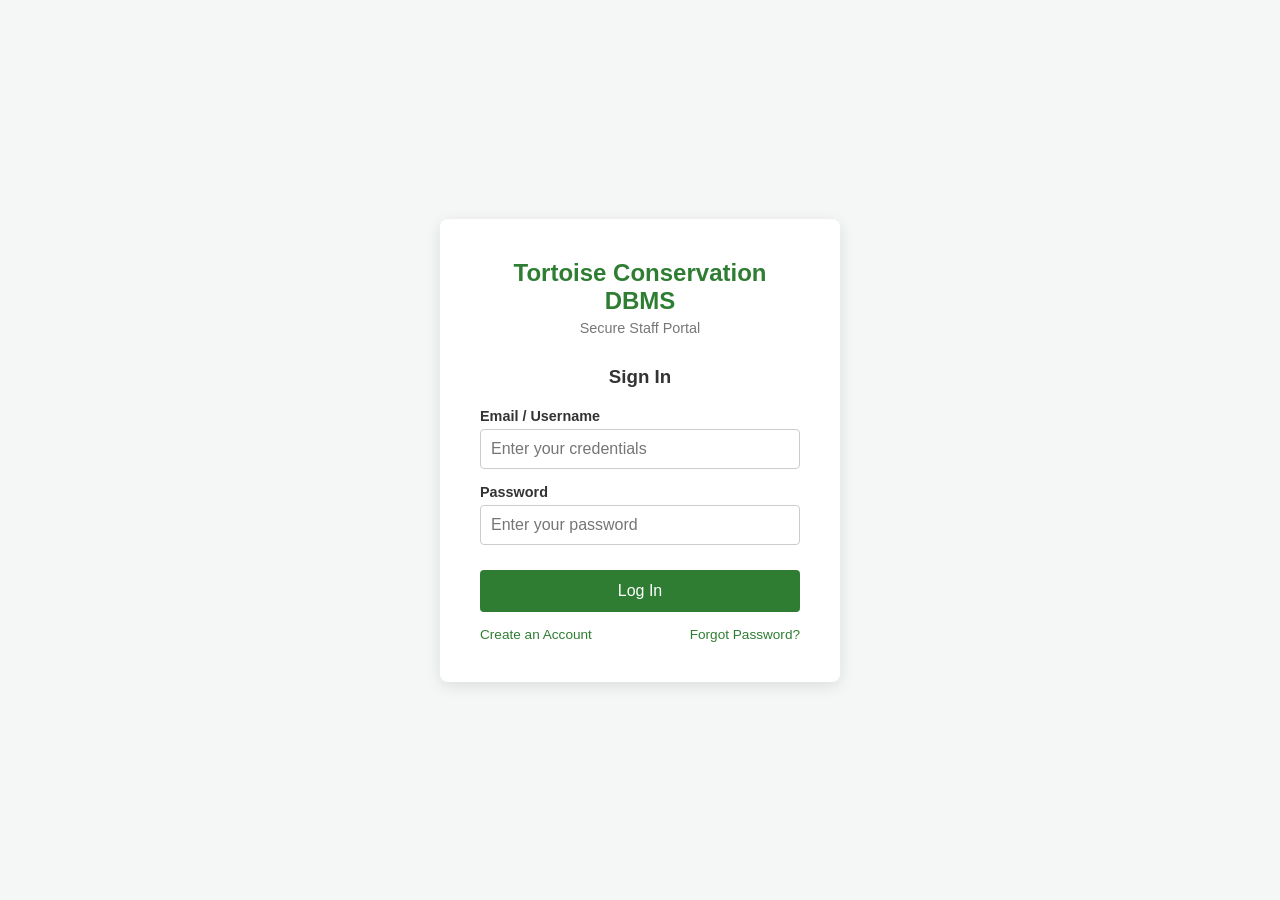
<file: tortoise-dbms/index.html>
<!DOCTYPE html>
<html lang="en">
<head>
    <meta charset="UTF-8">
    <meta name="viewport" content="width=device-width, initial-scale=1.0">
    <title>Tortoise Conservation System - Authentication</title>
    <link rel="stylesheet" href="css/global.css">
    <link rel="stylesheet" href="css/auth.css">
</head>
<body>
    <main class="auth-container">
        <div class="auth-card">
            <div class="brand-header">
                <h2>Tortoise Conservation DBMS</h2>
                <p>Secure Staff Portal</p>
            </div>

            <form id="loginForm" class="auth-form active">
                <h3>Sign In</h3>
                <div class="input-group">
                    <label for="loginEmail">Email / Username</label>
                    <input type="text" id="loginEmail" required placeholder="Enter your credentials">
                </div>
                <div class="input-group">
                    <label for="loginPassword">Password</label>
                    <input type="password" id="loginPassword" required placeholder="Enter your password">
                </div>
                <button type="submit" class="btn-primary">Log In</button>
                <div class="form-links">
                    <a href="#" id="linkSignup">Create an Account</a>
                    <a href="#" id="linkForgot">Forgot Password?</a>
                </div>
            </form>

            <form id="signupForm" class="auth-form hidden">
                <h3>Create Account</h3>
                <div class="input-group">
                    <label for="signupName">Full Name</label>
                    <input type="text" id="signupName" required placeholder="John Doe">
                </div>
                <div class="input-group">
                    <label for="signupEmail">Email</label>
                    <input type="email" id="signupEmail" required placeholder="staff@conservation.org">
                </div>
                <div class="input-group">
                    <label for="signupRole">Requested Role</label>
                    <select id="signupRole" required>
                        <option value="" disabled selected>Select a role...</option>
                        <option value="committee">Collecting Committee</option>
                        <option value="caretaker">Caretaker</option>
                        <option value="breeding">Breeding Officer</option>
                        <option value="staff">General Staff</option>
                        <option value="vet">Veterinarian</option>
                        <option value="supervisor">Supervisor</option>
                    </select>
                </div>
                <div class="input-group">
                    <label for="signupPassword">Password</label>
                    <input type="password" id="signupPassword" required>
                </div>
                <button type="submit" class="btn-primary">Sign Up</button>
                <div class="form-links">
                    <a href="#" id="linkLoginFromSignup">Back to Login</a>
                </div>
            </form>

            <form id="forgotForm" class="auth-form hidden">
                <h3>Reset Password</h3>
                <p class="helper-text">Enter your email to receive reset instructions.</p>
                <div class="input-group">
                    <label for="resetEmail">Email</label>
                    <input type="email" id="resetEmail" required placeholder="Enter your email">
                </div>
                <button type="submit" class="btn-primary">Send Reset Link</button>
                <div class="form-links">
                    <a href="#" id="linkLoginFromForgot">Back to Login</a>
                </div>
            </form>

        </div>
    </main>
    <script src="js/auth.js"></script>
</body>
</html>
</file>
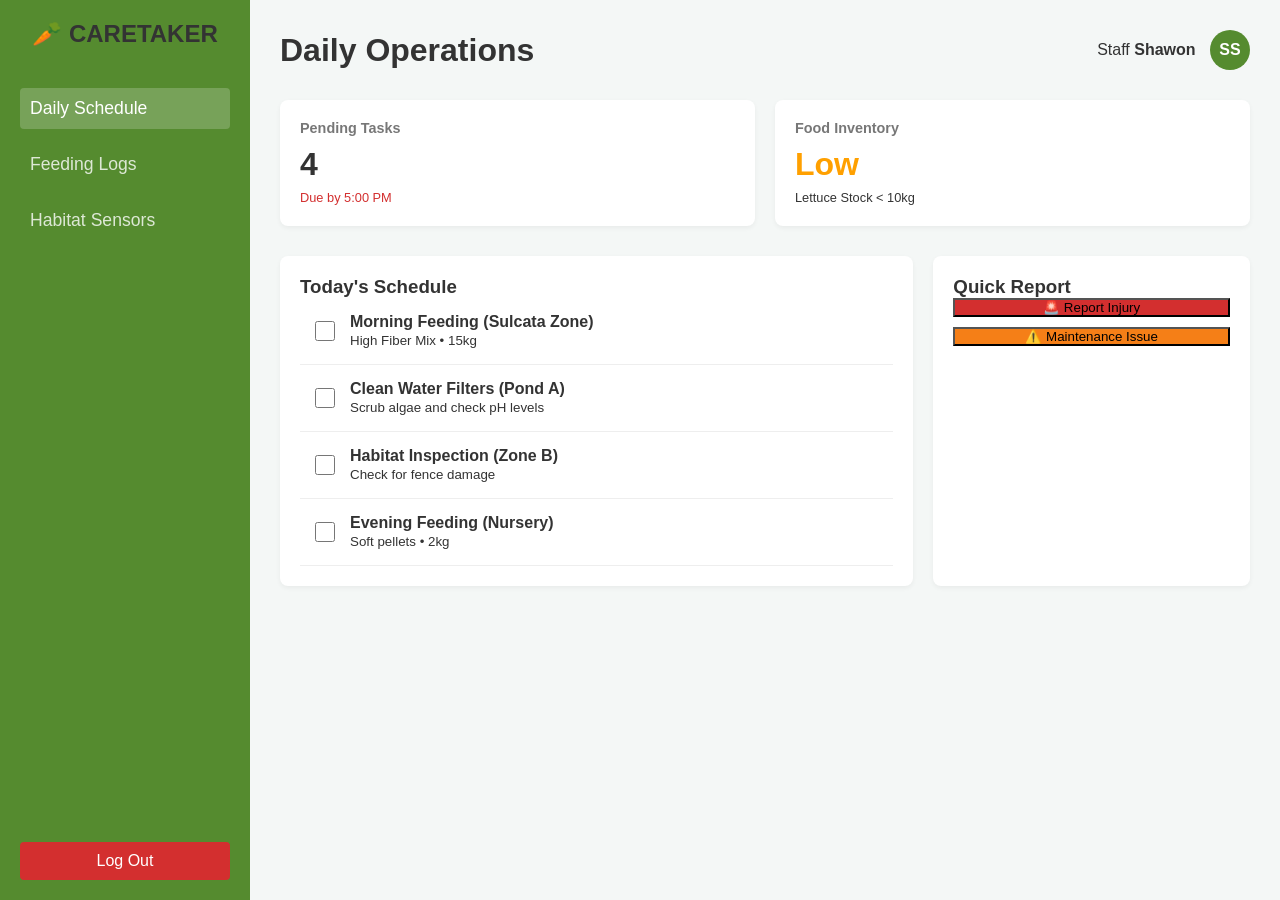
<file: tortoise-dbms/dashboards/caretaker.html>
<!DOCTYPE html>
<html lang="en">
<head>
    <meta charset="UTF-8">
    <meta name="viewport" content="width=device-width, initial-scale=1.0">
    <title>Caretaker Operations - DBMS</title>
    <link rel="stylesheet" href="../css/global.css">
    <link rel="stylesheet" href="../css/dashboard.css">
    <style>
        /* Simple inline styles for the checklist */
        .task-checkbox {
            width: 20px;
            height: 20px;
            cursor: pointer;
            accent-color: var(--primary-green);
        }
        .task-row {
            display: flex;
            align-items: center;
            gap: 15px;
            padding: 15px;
            border-bottom: 1px solid #eee;
            transition: background 0.2s;
        }
        .task-row:hover { background-color: #f9f9f9; }
        .task-row.done { 
            text-decoration: line-through; 
            color: #888;
            background-color: #f0f0f0;
        }
    </style>
</head>
<body>
    <div class="dashboard-container">
        <nav class="sidebar" style="background-color: #558b2f;">
            <div class="logo">
                <h2>🥕 CARETAKER</h2>
            </div>
            <ul class="nav-links">
                <li class="active"><a href="#">Daily Schedule</a></li>
                <li><a href="#">Feeding Logs</a></li>
                <li><a href="#">Habitat Sensors</a></li>
            </ul>
            <div class="logout-section">
                <a href="../index.html" class="logout-btn">Log Out</a>
            </div>
        </nav>

        <main class="main-content">
            <header class="top-bar">
                <h1>Daily Operations</h1>
                <div class="user-info">
                    <span>Staff <strong>Shawon</strong></span>
                    <div class="user-avatar" style="background-color: #558b2f;">SS</div>
                </div>
            </header>

            <section class="stats-grid">
                <div class="card stat-card">
                    <h3>Pending Tasks</h3>
                    <p class="number" id="pendingCount">4</p>
                    <span class="trend down">Due by 5:00 PM</span>
                </div>
                <div class="card stat-card warning">
                    <h3>Food Inventory</h3>
                    <p class="number">Low</p>
                    <span class="trend neutral">Lettuce Stock < 10kg</span>
                </div>
            </section>

            <section class="dashboard-split">
                <div class="card" style="flex: 2;">
                    <h3>Today's Schedule</h3>
                    <div id="taskList">
                        <div class="task-row">
                            <input type="checkbox" class="task-checkbox">
                            <div><strong>Morning Feeding (Sulcata Zone)</strong><br><small>High Fiber Mix • 15kg</small></div>
                        </div>
                        <div class="task-row">
                            <input type="checkbox" class="task-checkbox">
                            <div><strong>Clean Water Filters (Pond A)</strong><br><small>Scrub algae and check pH levels</small></div>
                        </div>
                        <div class="task-row">
                            <input type="checkbox" class="task-checkbox">
                            <div><strong>Habitat Inspection (Zone B)</strong><br><small>Check for fence damage</small></div>
                        </div>
                        <div class="task-row">
                            <input type="checkbox" class="task-checkbox">
                            <div><strong>Evening Feeding (Nursery)</strong><br><small>Soft pellets • 2kg</small></div>
                        </div>
                    </div>
                </div>

                <div class="card" style="flex: 1;">
                    <h3>Quick Report</h3>
                    <button class="btn-primary" style="background:#d32f2f; width:100%; margin-bottom:10px;" onclick="alert('Form opened: Please detail the injury and attach a photo for the Vet.')">🚨 Report Injury</button>
                    <button class="btn-primary" style="background:#f57f17; width:100%;">⚠️ Maintenance Issue</button>
                </div>
            </section>
        </main>
    </div>

    <script src="../js/caretaker.js"></script>
</body>
</html>
</file>
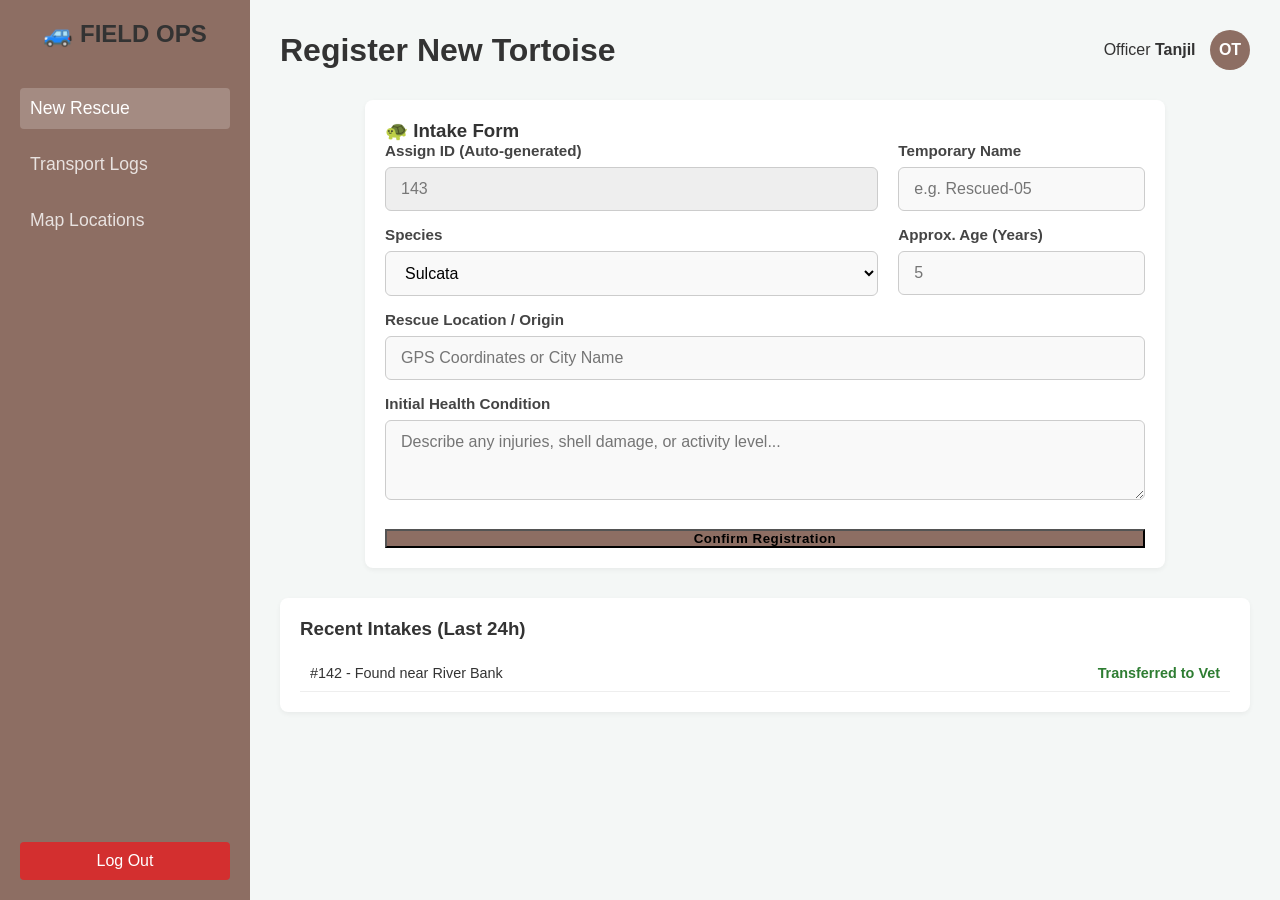
<file: tortoise-dbms/dashboards/committee.html>
<!DOCTYPE html>
<html lang="en">
<head>
    <meta charset="UTF-8">
    <meta name="viewport" content="width=device-width, initial-scale=1.0">
    <title>Collecting Committee - DBMS</title>
    <link rel="stylesheet" href="../css/global.css">
    <link rel="stylesheet" href="../css/dashboard.css">
    <link rel="stylesheet" href="../css/committee.css">
</head>
<body>
    <div class="dashboard-container">
        <nav class="sidebar" style="background-color: #8d6e63;">
            <div class="logo">
                <h2>🚙 FIELD OPS</h2>
            </div>
            <ul class="nav-links">
                <li class="active"><a href="#">New Rescue</a></li>
                <li><a href="#">Transport Logs</a></li>
                <li><a href="#">Map Locations</a></li>
            </ul>
            <div class="logout-section">
                <a href="../index.html" class="logout-btn">Log Out</a>
            </div>
        </nav>

        <main class="main-content">
            <header class="top-bar">
                <h1>Register New Tortoise</h1>
                <div class="user-info">
                    <span>Officer <strong>Tanjil</strong></span>
                    <div class="user-avatar" style="background-color: #8d6e63;">OT</div>
                </div>
            </header>

            <section class="card" style="max-width: 800px; margin: 0 auto;">
                <h3>🐢 Intake Form</h3>
                <form id="intakeForm">
                    
                    <div class="dashboard-split">
                        <div class="input-group">
                            <label>Assign ID (Auto-generated)</label>
                            <input type="text" value="143" disabled style="background:#eee;">
                        </div>
                        <div class="input-group">
                            <label>Temporary Name</label>
                            <input type="text" placeholder="e.g. Rescued-05" required>
                        </div>
                    </div>

                    <div class="dashboard-split">
                        <div class="input-group">
                            <label>Species</label>
                            <select required>
                                <option>Sulcata</option>
                                <option>Galapagos Giant</option>
                                <option>Leopard Tortoise</option>
                                <option>Other</option>
                            </select>
                        </div>
                        <div class="input-group">
                            <label>Approx. Age (Years)</label>
                            <input type="number" placeholder="5">
                        </div>
                    </div>

                    <div class="input-group">
                        <label>Rescue Location / Origin</label>
                        <input type="text" placeholder="GPS Coordinates or City Name" required>
                    </div>

                    <div class="input-group">
                        <label>Initial Health Condition</label>
                        <textarea rows="3" placeholder="Describe any injuries, shell damage, or activity level..."></textarea>
                    </div>

                    <button type="submit" class="btn-primary" style="width: 100%;">Confirm Registration</button>
                </form>
            </section>

            <section class="card table-container" style="margin-top: 30px;">
                <h3>Recent Intakes (Last 24h)</h3>
                <ul class="task-list" id="recentLogList">
                    <li class="task-item completed">
                        <span>#142 - Found near River Bank</span>
                        <span class="status">Transferred to Vet</span>
                    </li>
                </ul>
            </section>
        </main>
    </div>

    <script src="../js/committee.js"></script>
</body>
</html>
</file>
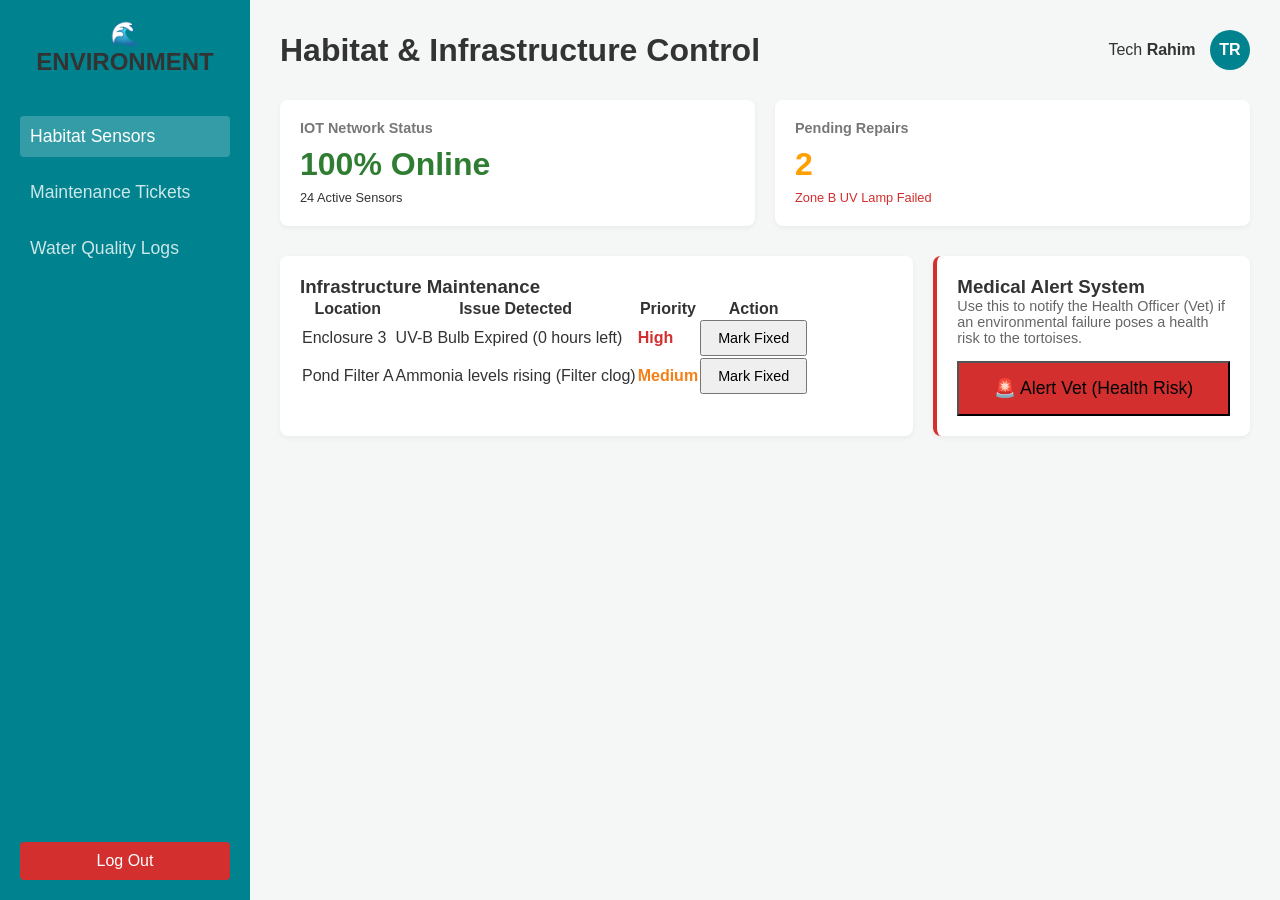
<file: tortoise-dbms/dashboards/environmental.html>
<!DOCTYPE html>
<html lang="en">
<head>
    <meta charset="UTF-8">
    <meta name="viewport" content="width=device-width, initial-scale=1.0">
    <title>Environmental Control - DBMS</title>
    <link rel="stylesheet" href="../css/global.css">
    <link rel="stylesheet" href="../css/dashboard.css">
</head>
<body>
    <div class="dashboard-container">
        <nav class="sidebar" style="background-color: #00838f;">
            <div class="logo">
                <h2>🌊 ENVIRONMENT</h2>
            </div>
            <ul class="nav-links">
                <li class="active"><a href="#">Habitat Sensors</a></li>
                <li><a href="#">Maintenance Tickets</a></li>
                <li><a href="#">Water Quality Logs</a></li>
            </ul>
            <div class="logout-section">
                <a href="../index.html" class="logout-btn">Log Out</a>
            </div>
        </nav>

        <main class="main-content">
            <header class="top-bar">
                <h1>Habitat & Infrastructure Control</h1>
                <div class="user-info">
                    <span>Tech <strong>Rahim</strong></span>
                    <div class="user-avatar" style="background-color: #00838f;">TR</div>
                </div>
            </header>

            <section class="stats-grid">
                <div class="card stat-card">
                    <h3>IOT Network Status</h3>
                    <p class="number" style="color: #2e7d32;">100% Online</p>
                    <span class="trend neutral">24 Active Sensors</span>
                </div>
                <div class="card stat-card warning">
                    <h3>Pending Repairs</h3>
                    <p class="number">2</p>
                    <span class="trend down">Zone B UV Lamp Failed</span>
                </div>
            </section>

            <section class="dashboard-split">
                <div class="card" style="flex: 2;">
                    <h3>Infrastructure Maintenance</h3>
                    <table class="data-table">
                        <thead>
                            <tr>
                                <th>Location</th>
                                <th>Issue Detected</th>
                                <th>Priority</th>
                                <th>Action</th>
                            </tr>
                        </thead>
                        <tbody>
                            <tr>
                                <td>Enclosure 3</td>
                                <td>UV-B Bulb Expired (0 hours left)</td>
                                <td style="color:#d32f2f; font-weight:bold;">High</td>
                                <td><button class="btn-primary small" onclick="alert('Ticket marked as resolved. UV Bulb replaced.')">Mark Fixed</button></td>
                            </tr>
                            <tr>
                                <td>Pond Filter A</td>
                                <td>Ammonia levels rising (Filter clog)</td>
                                <td style="color:#f57f17; font-weight:bold;">Medium</td>
                                <td><button class="btn-primary small" onclick="alert('Ticket marked as resolved. Filter cleaned.')">Mark Fixed</button></td>
                            </tr>
                        </tbody>
                    </table>
                </div>

                <div class="card" style="flex: 1; border-left: 4px solid #d32f2f;">
                    <h3>Medical Alert System</h3>
                    <p style="font-size: 0.9rem; color: #666; margin-bottom: 15px;">
                        Use this to notify the Health Officer (Vet) if an environmental failure poses a health risk to the tortoises.
                    </p>
                    <button class="btn-primary" style="background:#d32f2f; width:100%; padding: 15px; font-size: 1.1rem;" onclick="alert('CRITICAL ALERT SENT TO VET: Environmental hazard reported in Enclosure 3. Please monitor animals for signs of illness.')">
                        🚨 Alert Vet (Health Risk)
                    </button>
                </div>
            </section>
        </main>
    </div>
</body>
</html>
</file>
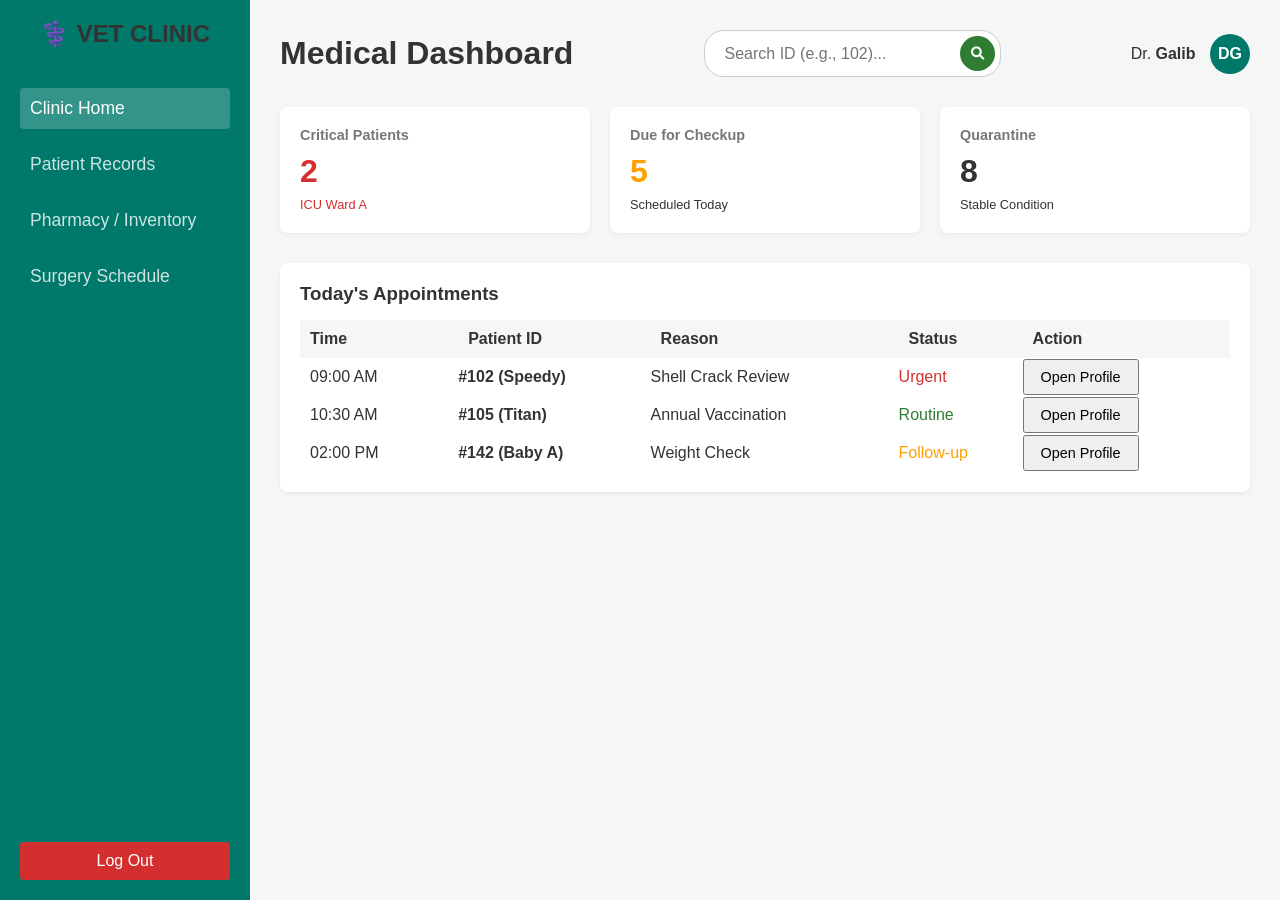
<file: tortoise-dbms/dashboards/vet.html>
<!DOCTYPE html>
<html lang="en">
<head>
    <meta charset="UTF-8">
    <meta name="viewport" content="width=device-width, initial-scale=1.0">
    <title>Veterinary Clinic - DBMS</title>
    <link rel="stylesheet" href="../css/global.css">
    <link rel="stylesheet" href="../css/dashboard.css">
    <link rel="stylesheet" href="https://cdnjs.cloudflare.com/ajax/libs/font-awesome/6.0.0/css/all.min.css">
</head>
<body>
    <div class="dashboard-container">
        <nav class="sidebar" style="background-color: #00796b;"> <div class="logo">
                <h2>⚕️ VET CLINIC</h2>
            </div>
            <ul class="nav-links">
                <li class="active"><a href="#">Clinic Home</a></li>
                <li><a href="#">Patient Records</a></li>
                <li><a href="#">Pharmacy / Inventory</a></li>
                <li><a href="#">Surgery Schedule</a></li>
            </ul>
            <div class="logout-section">
                <a href="../index.html" class="logout-btn">Log Out</a>
            </div>
        </nav>

        <main class="main-content">
            <header class="top-bar">
                <h1>Medical Dashboard</h1>
                
                <div class="search-container">
                    <input type="text" id="patientSearch" placeholder="Search ID (e.g., 102)...">
                    <button id="searchBtn"><i class="fas fa-search"></i></button>
                </div>

                <div class="user-info">
                    <span>Dr. <strong>Galib</strong></span>
                    <div class="user-avatar" style="background-color: #00796b;">DG</div>
                </div>
            </header>

            <section class="stats-grid">
                <div class="card stat-card alert">
                    <h3>Critical Patients</h3>
                    <p class="number">2</p>
                    <span class="trend down">ICU Ward A</span>
                </div>
                <div class="card stat-card warning">
                    <h3>Due for Checkup</h3>
                    <p class="number">5</p>
                    <span class="trend neutral">Scheduled Today</span>
                </div>
                <div class="card stat-card">
                    <h3>Quarantine</h3>
                    <p class="number">8</p>
                    <span class="trend neutral">Stable Condition</span>
                </div>
            </section>

            <section class="card table-container">
                <h3>Today's Appointments</h3>
                <table class="data-table" style="width:100%; border-collapse:collapse; margin-top:15px;">
                    <thead>
                        <tr style="background:#f4f7f6; text-align:left;">
                            <th style="padding:10px;">Time</th>
                            <th style="padding:10px;">Patient ID</th>
                            <th style="padding:10px;">Reason</th>
                            <th style="padding:10px;">Status</th>
                            <th style="padding:10px;">Action</th>
                        </tr>
                    </thead>
                    <tbody>
                        <tr>
                            <td style="padding:10px;">09:00 AM</td>
                            <td style="font-weight:bold;">#102 (Speedy)</td>
                            <td>Shell Crack Review</td>
                            <td style="color:#d32f2f;">Urgent</td>
                            <td><button class="btn-primary small" onclick="viewPatient('102')">Open Profile</button></td>
                        </tr>
                        <tr>
                            <td style="padding:10px;">10:30 AM</td>
                            <td style="font-weight:bold;">#105 (Titan)</td>
                            <td>Annual Vaccination</td>
                            <td style="color:#2e7d32;">Routine</td>
                            <td><button class="btn-primary small" onclick="viewPatient('105')">Open Profile</button></td>
                        </tr>
                        <tr>
                            <td style="padding:10px;">02:00 PM</td>
                            <td style="font-weight:bold;">#142 (Baby A)</td>
                            <td>Weight Check</td>
                            <td style="color:#ffa000;">Follow-up</td>
                            <td><button class="btn-primary small" onclick="viewPatient('142')">Open Profile</button></td>
                        </tr>
                    </tbody>
                </table>
            </section>
        </main>
    </div>

    <script src="../js/vet.js"></script>
</body>
</html>
</file>
<file: tortoise-dbms/css/global.css>
:root {
    --primary-green: #2e7d32;
    --hover-green: #1b5e20;
    --background-color: #f4f7f6;
    --text-dark: #333333;
    --text-light: #777777;
    --white: #ffffff;
    --border-radius: 8px;
}
/* global.css */
* {
    margin: 0;
    padding: 0;
    box-sizing: border-box;
    font-family: 'Segoe UI', Tahoma, Geneva, Verdana, sans-serif;
}

body {
    background-color: #f4f7f6; /* A soft, natural background color */
    color: #333;
}

/* Ensure buttons look clickable */
button {
    cursor: pointer;
    transition: transform 0.1s, opacity 0.2s;
}
button:active {
    transform: scale(0.98);
}
</file>
<file: tortoise-dbms/css/auth.css>
.auth-container {
    display: flex;
    justify-content: center;
    align-items: center;
    height: 100vh;
}

.auth-card {
    background: var(--white);
    padding: 40px;
    border-radius: var(--border-radius);
    box-shadow: 0 4px 15px rgba(0, 0, 0, 0.1);
    width: 100%;
    max-width: 400px;
}

.brand-header {
    text-align: center;
    margin-bottom: 30px;
}

.brand-header h2 {
    color: var(--primary-green);
    margin-bottom: 5px;
}

.brand-header p {
    color: var(--text-light);
    font-size: 0.9rem;
}

.auth-form {
    display: none;
    flex-direction: column;
}

.auth-form.active {
    display: flex;
}

.auth-form h3 {
    margin-bottom: 20px;
    text-align: center;
}

.input-group {
    margin-bottom: 15px;
    display: flex;
    flex-direction: column;
}

.input-group label {
    margin-bottom: 5px;
    font-size: 0.9rem;
    font-weight: 600;
}

.input-group input, .input-group select {
    padding: 10px;
    border: 1px solid #ccc;
    border-radius: 4px;
    font-size: 1rem;
}

.btn-primary {
    background-color: var(--primary-green);
    color: var(--white);
    padding: 12px;
    border: none;
    border-radius: 4px;
    font-size: 1rem;
    cursor: pointer;
    margin-top: 10px;
    transition: background 0.3s;
}

.btn-primary:hover {
    background-color: var(--hover-green);
}

.form-links {
    display: flex;
    justify-content: space-between;
    margin-top: 15px;
    font-size: 0.85rem;
}

.form-links a {
    color: var(--primary-green);
    text-decoration: none;
}

.form-links a:hover {
    text-decoration: underline;
}

.helper-text {
    font-size: 0.85rem;
    color: var(--text-light);
    margin-bottom: 15px;
    text-align: center;
}
</file>
<file: tortoise-dbms/css/dashboard.css>
/* Update in css/dashboard.css */

.dashboard-container {
    display: flex;
    height: 100vh; /* Occupy full screen height */
    overflow: hidden; /* No double scrollbars */
}

/* 1. Fix the Sidebar */
.sidebar {
    width: 250px;
    background-color: var(--primary-green);
    color: var(--ash-white);
    display: flex;
    flex-direction: column;
    padding: 20px;
    flex-shrink: 0; /* Never let sidebar shrink */
    height: 100%;   /* Fill vertical space */
}

.sidebar .logo h2 {
    margin-bottom: 40px;
    text-align: center;
}

.nav-links {
    list-style: none;
    flex-grow: 1;
}

.nav-links li {
    margin-bottom: 15px;
}

.nav-links a {
    color: rgba(255, 255, 255, 0.8);
    text-decoration: none;
    font-size: 1.1rem;
    display: block;
    padding: 10px;
    border-radius: 4px;
    transition: 0.3s;
}

.nav-links a:hover, .nav-links li.active a {
    background-color: rgba(255, 255, 255, 0.2);
    color: var(--white);
}

.logout-btn {
    background-color: #d32f2f;
    color: white;
    text-align: center;
    padding: 10px;
    border-radius: 4px;
    text-decoration: none;
    display: block;
}

/* 2. Make Main Content Scrollable */
.main-content {
    flex-grow: 1;
    padding: 30px;
    background-color: var(--background-color);
    height: 100vh;  /* Fill height */
    overflow-y: auto; /* ALLOW SCROLLING HERE ONLY */
}

.top-bar {
    display: flex;
    justify-content: space-between;
    align-items: center;
    margin-bottom: 30px;
}

.user-avatar {
    width: 40px;
    height: 40px;
    background-color: var(--primary-green);
    color: white;
    border-radius: 50%;
    display: inline-flex;
    justify-content: center;
    align-items: center;
    margin-left: 10px;
    font-weight: bold;
}


/* Find this in css/dashboard.css and Update it */
.chart-container {
    position: relative; /* CRITICAL: Keeps the chart inside */
    height: 350px;      /* CRITICAL: Stops it from growing forever */
    width: 100%;
}

/* Stats Grid */
.stats-grid {
    display: grid;
    grid-template-columns: repeat(auto-fit, minmax(200px, 1fr));
    gap: 20px;
    margin-bottom: 30px;
}

.card {
    background: white;
    padding: 20px;
    border-radius: 8px;
    box-shadow: 0 2px 5px rgba(0,0,0,0.05);
}

.stat-card h3 {
    font-size: 0.9rem;
    color: var(--text-light);
    margin-bottom: 10px;
}

.stat-card .number {
    font-size: 2rem;
    font-weight: bold;
    color: var(--text-dark);
    margin-bottom: 5px;
}

.stat-card.alert .number { color: #d32f2f; }
.stat-card.warning .number { color: #ffa000; }

.trend { font-size: 0.8rem; }
.trend.up { color: var(--primary-green); }
.trend.down { color: #d32f2f; }

/* Dashboard Split View */
.dashboard-split {
    display: grid;
    grid-template-columns: 2fr 1fr;
    gap: 20px;
}

.task-list {
    list-style: none;
    margin-top: 15px;
}

.task-item {
    padding: 10px;
    border-bottom: 1px solid #eee;
    display: flex;
    justify-content: space-between;
    font-size: 0.9rem;
}

.task-item.completed .status { color: var(--primary-green); font-weight: bold; }
.task-item.pending .status { color: #ffa000; font-weight: bold; }

.small { padding: 8px 16px; font-size: 0.9rem; }

/* --- Add this to the bottom of dashboard.css --- */

.search-container {
    display: flex;
    align-items: center;
    background: white;
    padding: 5px;
    border-radius: 20px;
    border: 1px solid #ccc;
    margin: 0 20px;
}

.search-container input {
    border: none;
    outline: none;
    padding: 8px 15px;
    font-size: 1rem;
    width: 250px;
    border-radius: 20px;
}

.search-container button {
    background: var(--primary-green);
    color: white;
    border: none;
    width: 35px;
    height: 35px;
    border-radius: 50%;
    cursor: pointer;
    transition: 0.2s;
}

.search-container button:hover {
    background: var(--hover-green);
}
</file>
<file: tortoise-dbms/css/committee.css>
/* --- Form Styling --- */
#intakeForm {
    display: flex;
    flex-direction: column;
    gap: 15px; /* Spacing between rows */
}

/* Style all inputs, selects, and textareas */
.input-group input, 
.input-group select, 
.input-group textarea {
    width: 100%;
    padding: 12px 15px;
    border: 1px solid #ccc;
    border-radius: 6px;
    font-size: 1rem;
    background-color: #f9f9f9;
    transition: border-color 0.3s, background-color 0.3s;
}

/* Input Focus Effects (Active State) */
.input-group input:focus, 
.input-group select:focus, 
.input-group textarea:focus {
    border-color: #8d6e63; /* Khaki/Brown theme for Committee */
    background-color: #fff;
    outline: none;
    box-shadow: 0 0 0 3px rgba(141, 110, 99, 0.2);
}

/* Label Styling */
.input-group label {
    display: block;
    margin-bottom: 8px;
    font-weight: 600;
    color: #444;
    font-size: 0.95rem;
}

/* Textarea specific */
.input-group textarea {
    resize: vertical; /* Allow user to stretch height only */
    min-height: 80px;
}

/* The "Disabled" ID field */
.input-group input:disabled {
    background-color: #e0e0e0;
    color: #777;
    cursor: not-allowed;
}

/* Button Styling specific to this form */
#intakeForm .btn-primary {
    background-color: #8d6e63; /* Match sidebar theme */
    margin-top: 10px;
    font-weight: bold;
    letter-spacing: 0.5px;
}

#intakeForm .btn-primary:hover {
    background-color: #6d4c41; /* Darker brown on hover */
}

/* Responsive adjustment for the split rows */
@media (max-width: 768px) {
    .dashboard-split {
        grid-template-columns: 1fr; /* Stack inputs on mobile */
    }
}
</file>
